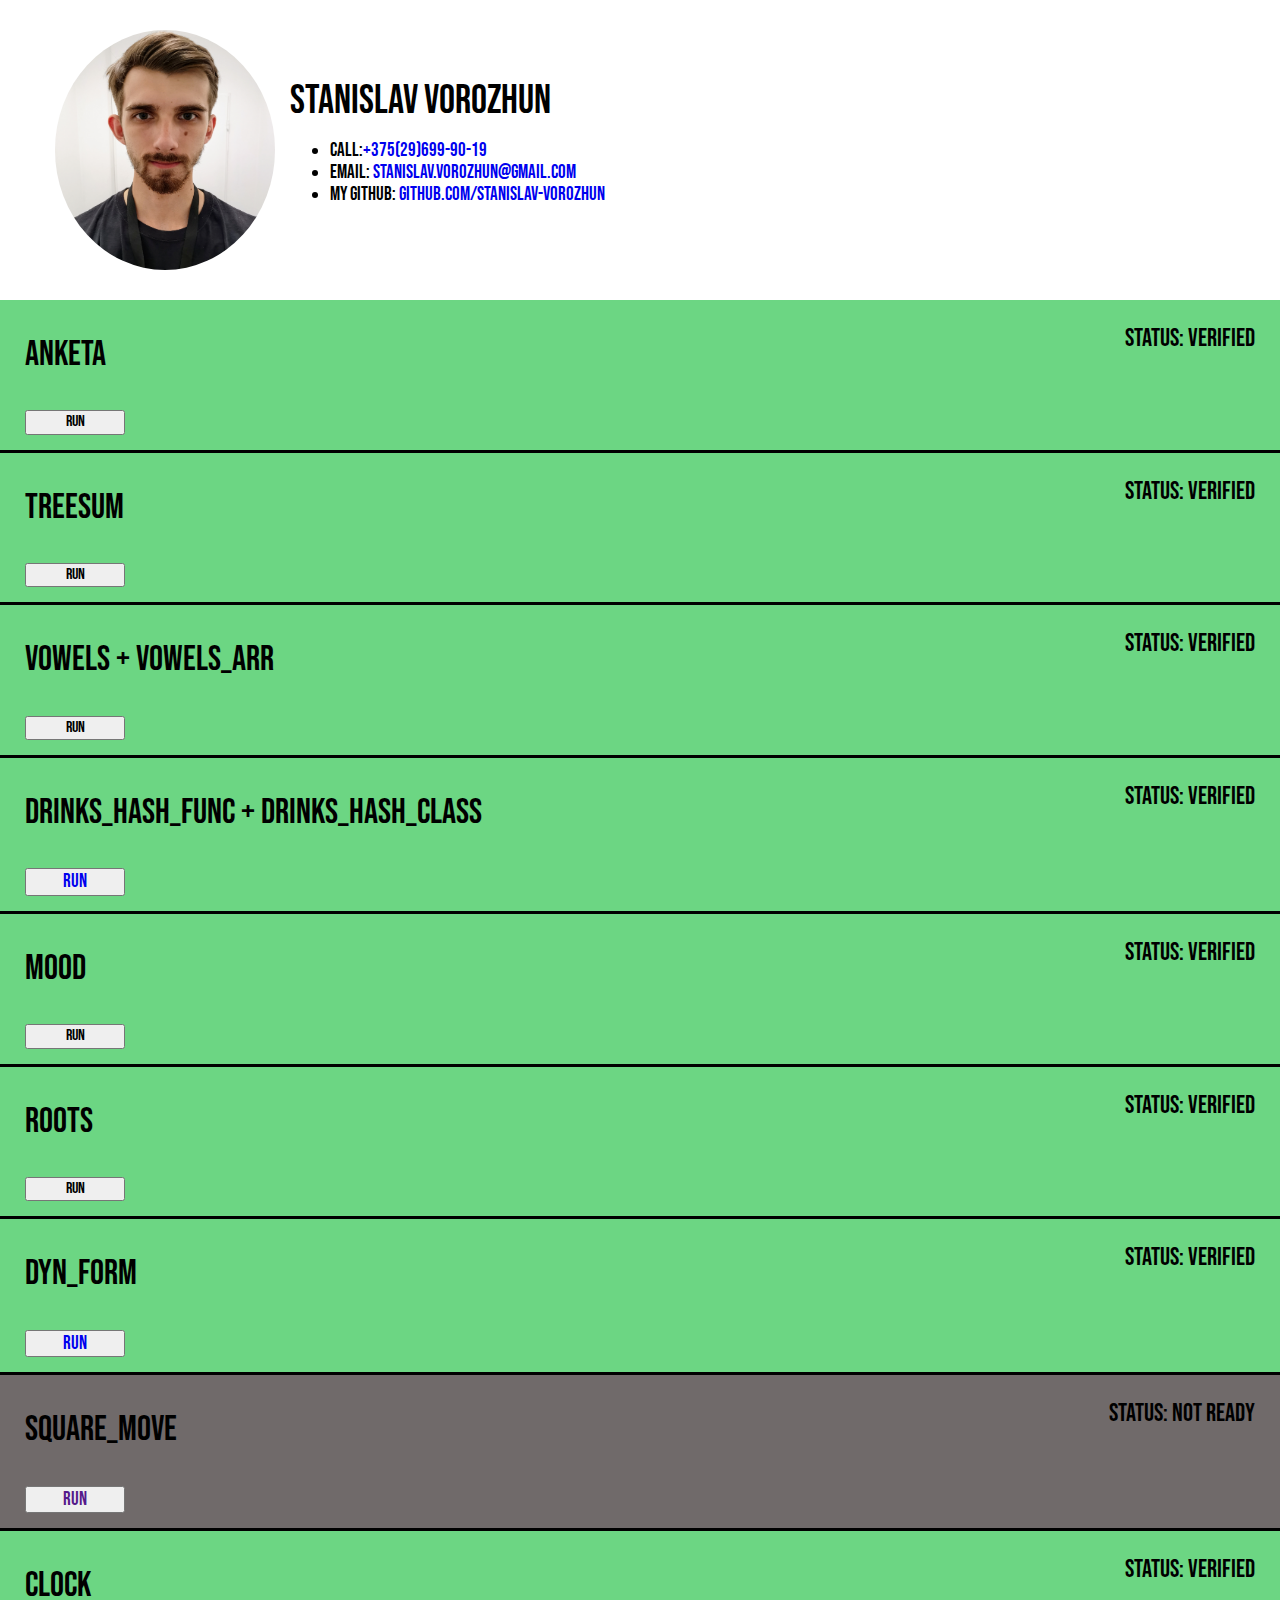
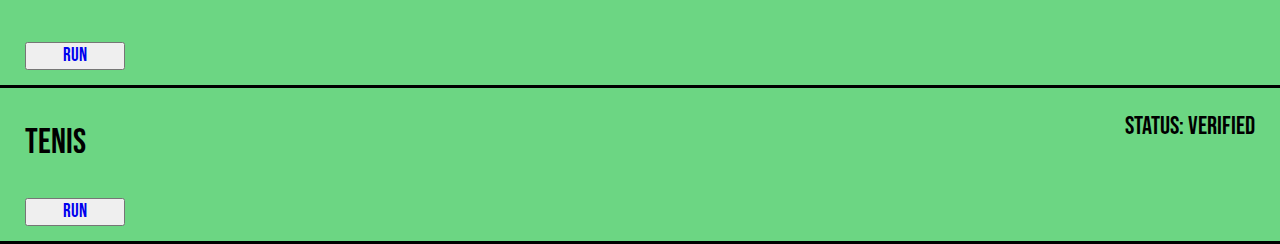
<file: index.html>
<!DOCTYPE html>
<html lang="en">

<head>
    <meta charset="UTF-8">
    <meta http-equiv="X-UA-Compatible" content="IE=edge">
    <meta name="viewport" content="width=device-width, initial-scale=1.0">
    <link rel="stylesheet" href="css/style.css">
    <title>Stanislav Vorozhun</title>
</head>

<body>
    <section class="section">
        <div class="container">
            <div class="anketa">
                <img src="1.jpg" alt="Мое фото" class="anketa-img">
                <div class="anketa-data">
                    <p class="anketa-name">Stanislav Vorozhun</p>
                    <ul class="anketa-items">
                        <li>Call:<a href=" tel:+375(29)699-90-19 " class="anketa-call">+375(29)699-90-19</a></li>
                        <li>Email: <a href=" mailto:stanislav.vorozhun@gmail.com " class=" anketa-mail ">stanislav.vorozhun@gmail.com</a></li>
                        <li>My Github: <a href=" https://github.com/Stanislav-Vorozhun" class=" anketa-mail ">Github.com/Stanislav-Vorozhun</a></li>
                    </ul>
                </div>
            </div>
        </div>
    </section>

    <section class="section section-homeworks-done">
        <div class="container">
            <div class="homework">
                <div class="homework-title">
                    <p class="homework-name">ANKETA</p>
                    <button class="homework-button" id="anketa-btn">run</button>
                </div>
                <div class="homework-statcontrol">
                    <p class="homework-status">status: verified</p>
                </div>
            </div>
        </div>
    </section>

    <section class="section section-homeworks-done">
        <div class="container">
            <div class="homework">
                <div class="homework-title">
                    <p class="homework-name">TREESUM</p>
                    <button class="homework-button" id="treesum-btn">run</button>
                </div>
                <div class="homework-statcontrol">
                    <p class="homework-status">status: verified</p>
                </div>
            </div>
        </div>
    </section>

    <section class="section section-homeworks-done">
        <div class="container">
            <div class="homework">
                <div class="homework-title">
                    <p class="homework-name">VOWELS + VOWELS_ARR</p>
                    <button class="homework-button" id="vowels-btn">run</button>
                </div>
                <div class="homework-statcontrol">
                    <p class="homework-status">status: verified</p>
                </div>
            </div>
        </div>
    </section>

    <section class="section section-homeworks-done">
        <div class="container">
            <div class="homework">
                <div class="homework-title">
                    <p class="homework-name">DRINKS_HASH_FUNC + DRINKS_HASH_CLASS</p>
                    <button class="homework-button"><a href="/drink.html" target="_blank" >run</a></button>
                </div>
                <div class="homework-statcontrol">
                    <p class="homework-status">status: verified</p>
                </div>
            </div>
        </div>
    </section>

    <section class="section section-homeworks-done">
        <div class="container">
            <div class="homework">
                <div class="homework-title">
                    <p class="homework-name">MOOD</p>
                    <button class="homework-button" id="mood-btn">run</button>
                </div>
                <div class="homework-statcontrol">
                    <p class="homework-status">status: verified</p>
                </div>
            </div>
        </div>
    </section>

    <section class="section section-homeworks-done">
        <div class="container">
            <div class="homework">
                <div class="homework-title">
                    <p class="homework-name">ROOTS</p>
                    <button class="homework-button" id="roots-btn">run</button>
                </div>
                <div class="homework-statcontrol">
                    <p class="homework-status">status: verified</p>
                </div>
            </div>
        </div>
    </section>

    <section class="section section-homeworks-done">
        <div class="container">
            <div class="homework">
                <div class="homework-title">
                    <p class="homework-name">DYN_FORM</p>
                    <button class="homework-button"><a href="/DYN_Form.html" target="_blank" >run</a></button>
                </div>
                <div class="homework-statcontrol">
                    <p class="homework-status">status: verified</p>
                </div>
            </div>
        </div>
    </section>

    <section class="section section-homeworks-notready  ">
        <div class="container">
            <div class="homework">
                <div class="homework-title">
                    <p class="homework-name">SQUARE_MOVE</p>
                    <button class="homework-button"><a href="" target="_blank" >run</a></button>
                </div>
                <div class="homework-statcontrol">
                    <p class="homework-status">status: not ready</p>
                </div>
            </div>
        </div>
    </section>

    <section class="section section-homeworks-done">
        <div class="container">
            <div class="homework">
                <div class="homework-title">
                    <p class="homework-name">CLOCK</p>
                    <button class="homework-button"><a href="domClock.html" target="_blank" >run</a></button>
                </div>
                <div class="homework-statcontrol">
                    <p class="homework-status">status: verified</p>
                </div>
            </div>
        </div>
    </section>

    <section class="section section-homeworks-done">
        <div class="container">
            <div class="homework">
                <div class="homework-title">
                    <p class="homework-name">TENIS</p>
                    <button class="homework-button"><a href="tenis.html" target="_blank" >run</a></button>
                </div>
                <div class="homework-statcontrol">
                    <p class="homework-status">status: verified</p>
                </div>
            </div>
        </div>
    </section>

    


    <script src="js/anketa.js"></script>
    <script src="js/treesum.js"></script>
    <script src="js/vowels.js"></script>
    <script src="js/roots.js"></script>
    <script src="js/mood.js"></script>
</body>

</html>
</file>
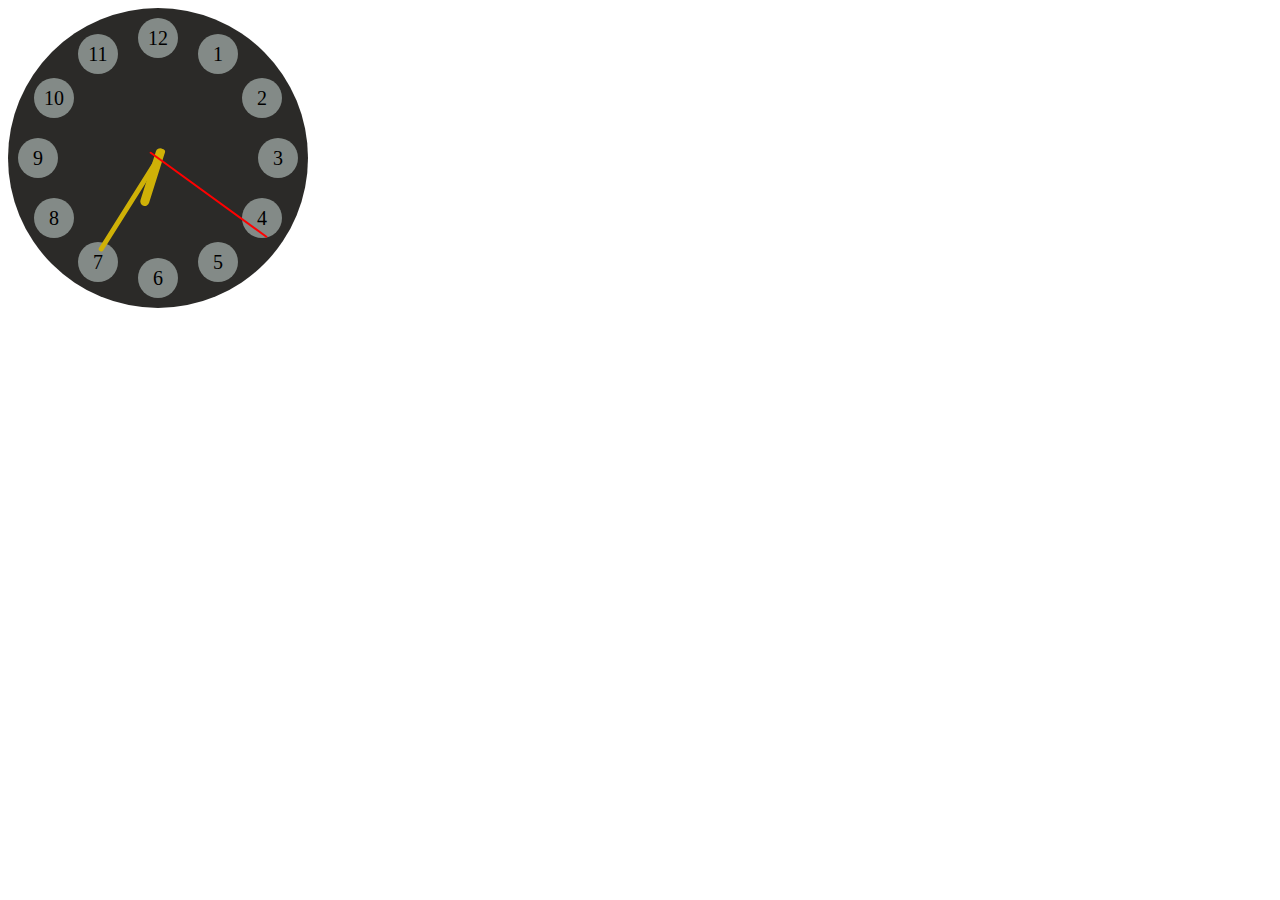
<file: domClock.html>
<!DOCTYPE html>
<html lang="en">
<head>
    <meta charset="UTF-8">
    <meta http-equiv="X-UA-Compatible" content="IE=edge">
    <meta name="viewport" content="width=device-width, initial-scale=1.0">
    <link rel="stylesheet" href="css/domClock.css">
    <title>Document</title>
</head>
<body>
    <div id="clockBody"></div>
    <canvas id="canvas" height="300" width="300"></canvas>
    <script src="js/domClock.js"></script>
</body>
</html>
</file>
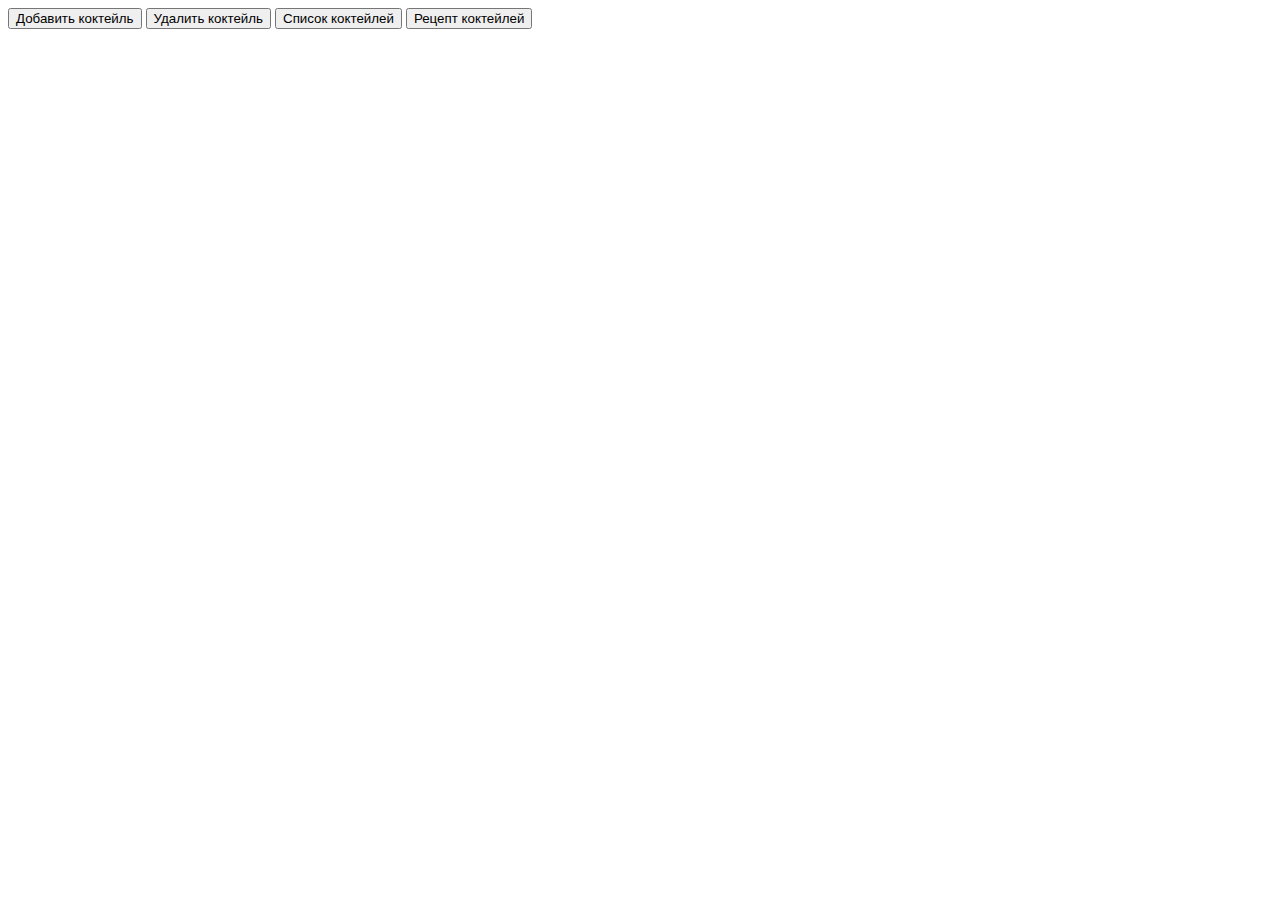
<file: drink.html>
<!DOCTYPE html>
<html lang="en">

<head>
    <meta charset="UTF-8">
    <meta http-equiv="X-UA-Compatible" content="IE=edge">
    <meta name="viewport" content="width=device-width, initial-scale=1.0">
    <title>Document</title>
</head>

<body>
    <button id="add-coctail">Добавить коктейль</button>
    <button id="dell-coctail">Удалить коктейль</button>
    <button id="list-coctail">Список коктейлей</button>
    <button id="recipe">Рецепт коктейлей</button>


    <script src="js/HashStorageFunc.js"></script>
</body>

</html>
</file>
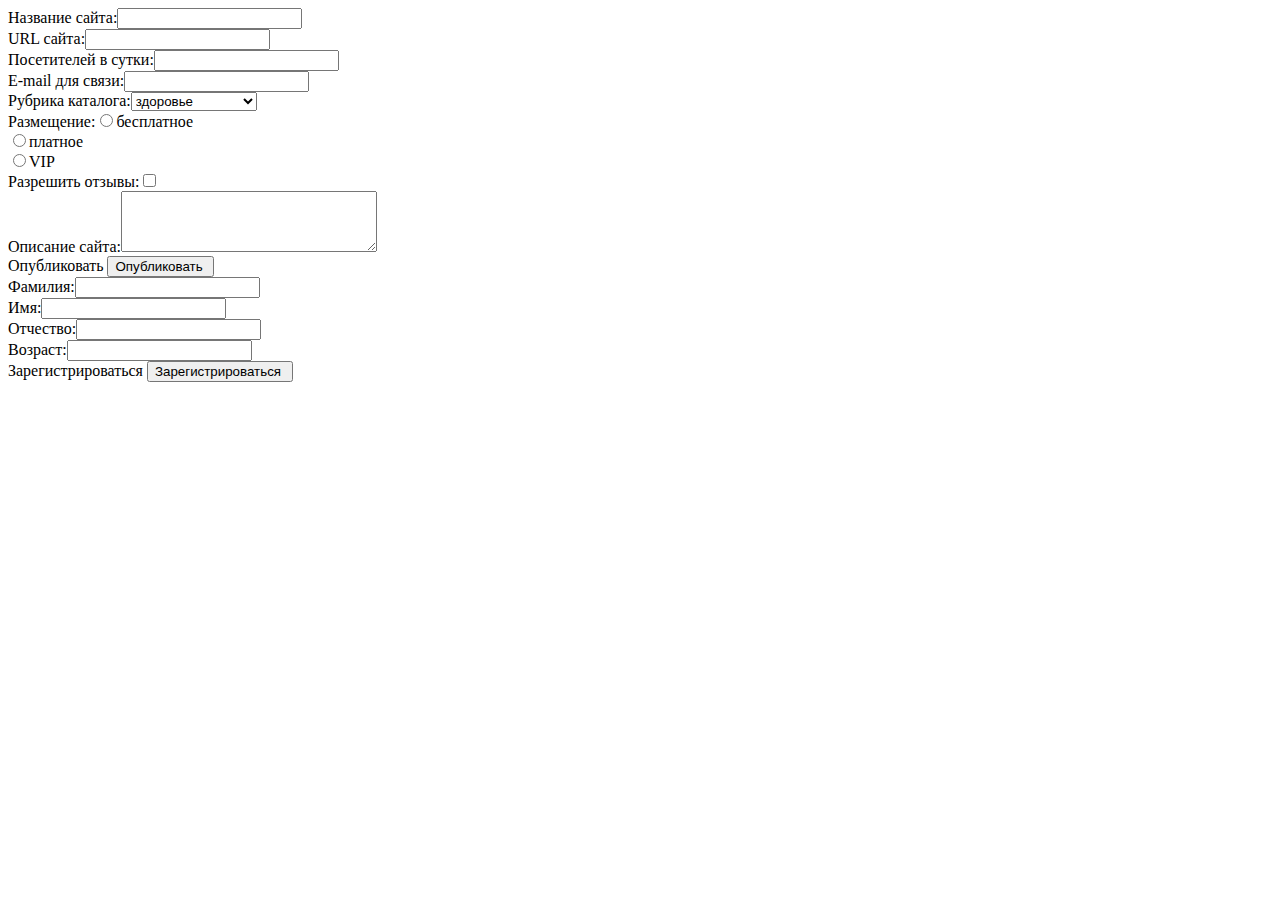
<file: DYN_Form.html>
<!DOCTYPE html>
<html lang="en">
<head>
    <meta charset="UTF-8">
    <meta http-equiv="X-UA-Compatible" content="IE=edge">
    <meta name="viewport" content="width=device-width, initial-scale=1.0">
    <title>Document</title>
</head>
<body>
    <form action="https://fe.it-academy.by/TestForm.php" name="publicationForm"></form>
    <form action="https://fe.it-academy.by/TestForm.php" name="registrationForm"></form>
    <script src="js/dyn_form.js"></script>
</body>
</html>
</file>
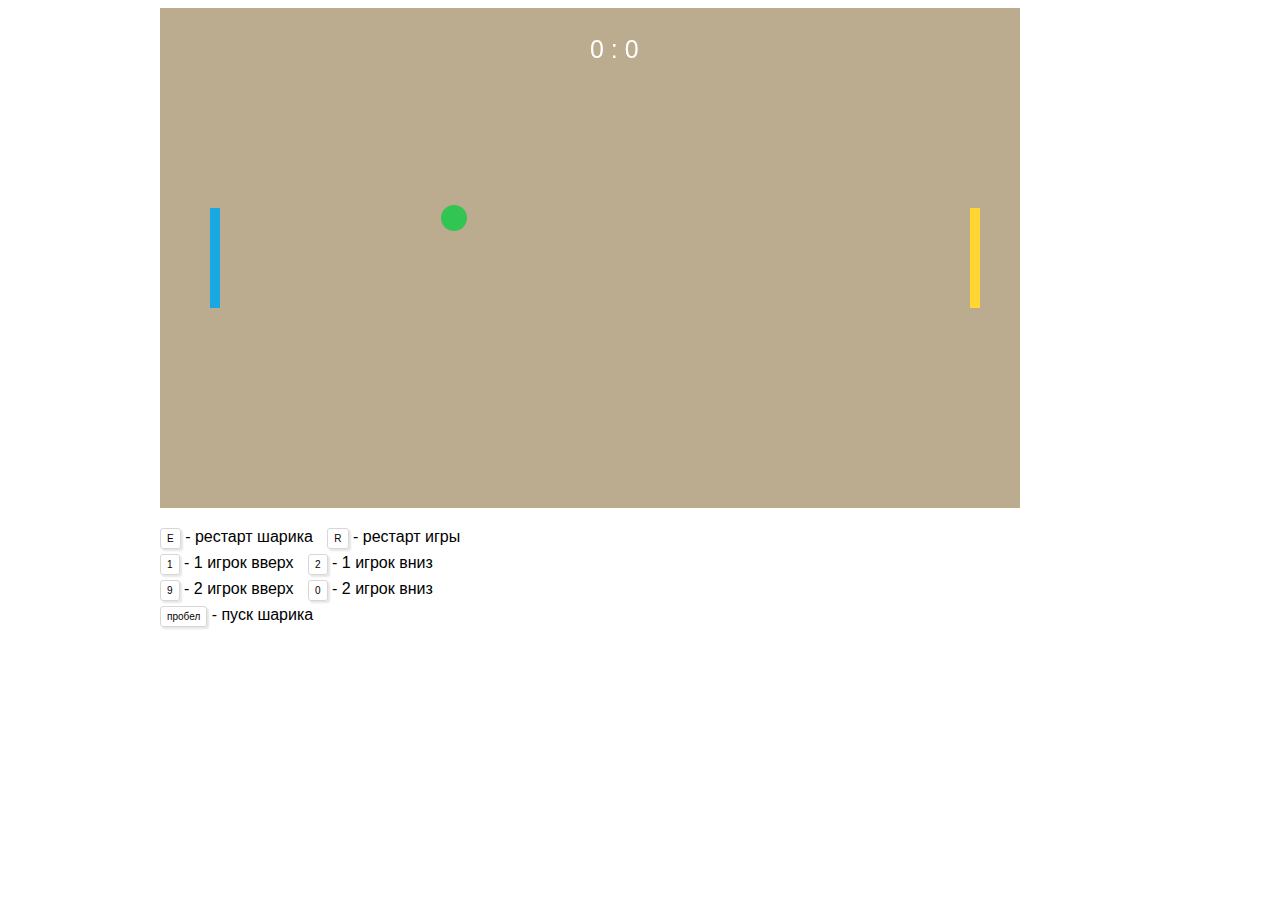
<file: tenis.html>
<!DOCTYPE html>
<html lang="en">
<head>
    <meta charset="UTF-8">
    <meta http-equiv="X-UA-Compatible" content="IE=edge">
    <meta name="viewport" content="width=device-width, initial-scale=1.0">
    <link rel="stylesheet" href="css/tenis.css">
    <title>Document</title>
</head>
<body>
    <div class="game__wrapper">
		<canvas id="tenis" width="860" height="500"></canvas>
		<div class="game__description">
			<dl>
				<dt>E</dt> <dd>- рестарт шарика</dd>
				<dt>R</dt> <dd>- рестарт игры</dd><br>
				<dt>1</dt> <dd>- 1 игрок вверх</dd>
				<dt>2</dt> <dd>- 1 игрок вниз</dd><br>
				<dt>9</dt> <dd>- 2 игрок вверх</dd>
				<dt>0</dt> <dd>- 2 игрок вниз</dd> <br>
				<dt>пробел</dt> <dd>- пуск шарика</dd>
			</dl>
		</div>
	</div>
    <script src="js/tenis.js"></script>
</body>
</html>
</file>
<file: css/domClock.css>
#clockBody {
	width: 300px;
	height: 300px;
	border-radius: 150px;
	background-color: #2b2a28;
}

.hoursBody {
	width: 40px;
	height: 40px;
	border-radius: 20px;
	background-color: #838a87;
	position: absolute;
	text-align: center;
	line-height: 40px;
	font-size: 20px;
}

.hoursArrow {
	width: 9px;
	height: 60px;
	border-radius: 10px;
	position: absolute;
	background-color: rgb(207, 177, 7);
}

.minutesArrow {
	width: 5px;
	height: 120px;
	border-radius: 10px;
	position: absolute;
	background-color: rgb(207, 177, 7);
}

.secondsArrow {
	width: 2px;
	height: 145px;
	border-radius: 10px;
	position: absolute;
	background-color: red;
}
</file>
<file: css/tenis.css>
body {
    font-family: 'Arial', sans-serif;
}

.game__wrapper {
    display: block;
    width: 960px;
    margin: 0 auto;
}

.game__description dl>dd {
    display: inline-block;
    margin: 0 10px 0 0;
    margin-bottom: 5px;
}

.game__description dl>dt {
    display: inline-block;
    border: 1px solid #d7d7d7;
    padding: 4px 6px;
    font-size: 10px;
    border-radius: 3px;
    box-shadow: 2px 2px 2px rgba(0, 0, 0, 0.1);
    margin-bottom: 5px;
}
</file>
<file: css/style.css>
@import "./normalize.css";
@import url('https://fonts.googleapis.com/css2?family=Bebas+Neue&family=Oswald:wght@300&display=swap');
.section {}

.section-homeworks-done {
    background-color: #6cd683;
    font-family: 'Bebas Neue', cursive;
    border-bottom: 3px solid;
}

.section-homeworks-inprogress {
    background-color: #dab54d;
    font-family: 'Bebas Neue', cursive;
    border-bottom: 3px solid;
}

.section-homeworks-notready {
    background-color: #706a6a;
    font-family: 'Bebas Neue', cursive;
    border-bottom: 3px solid;
}

.section-homeworks-inprogressF {
    background-color: #4da9da;
    font-family: 'Bebas Neue', cursive;
    border-bottom: 3px solid;
}

.container {
    width: 100%;
    max-width: 1230px;
    margin: 0 auto;
    ;
}

.anketa {
    display: flex;
    align-items: center;
    margin: 30px;
}

.anketa-img {
    border-radius: 50%;
    width: 220px;
    height: 240px;
}

.anketa-data {
    margin: 10px 15px 10px 15px;
}

.anketa-name {
    font-family: 'Bebas Neue', cursive;
    font-size: 40px;
    margin: 0 auto;
}

.anketa-items {}

.anketa-items li,
a {
    font-family: 'Bebas Neue', cursive;
    font-size: 19px;
    text-decoration: none;
}

.homework {
    display: flex;
    justify-content: space-between;
}

.homework-title {
    display: flex;
    flex-direction: column;
    max-width: 650px;
    margin-bottom: 15px;
}

.homework-name {
    font-size: 35px;
    text-transform: uppercase;
}

.homework-text {
    font-size: 20px;
}

.homework-statcontrol {
    display: flex;
    flex-direction: column;
}

.homework-status {
    font-size: 25px;
    text-transform: uppercase;
}

.homework-button {
    width: 100px;
}
</file>
